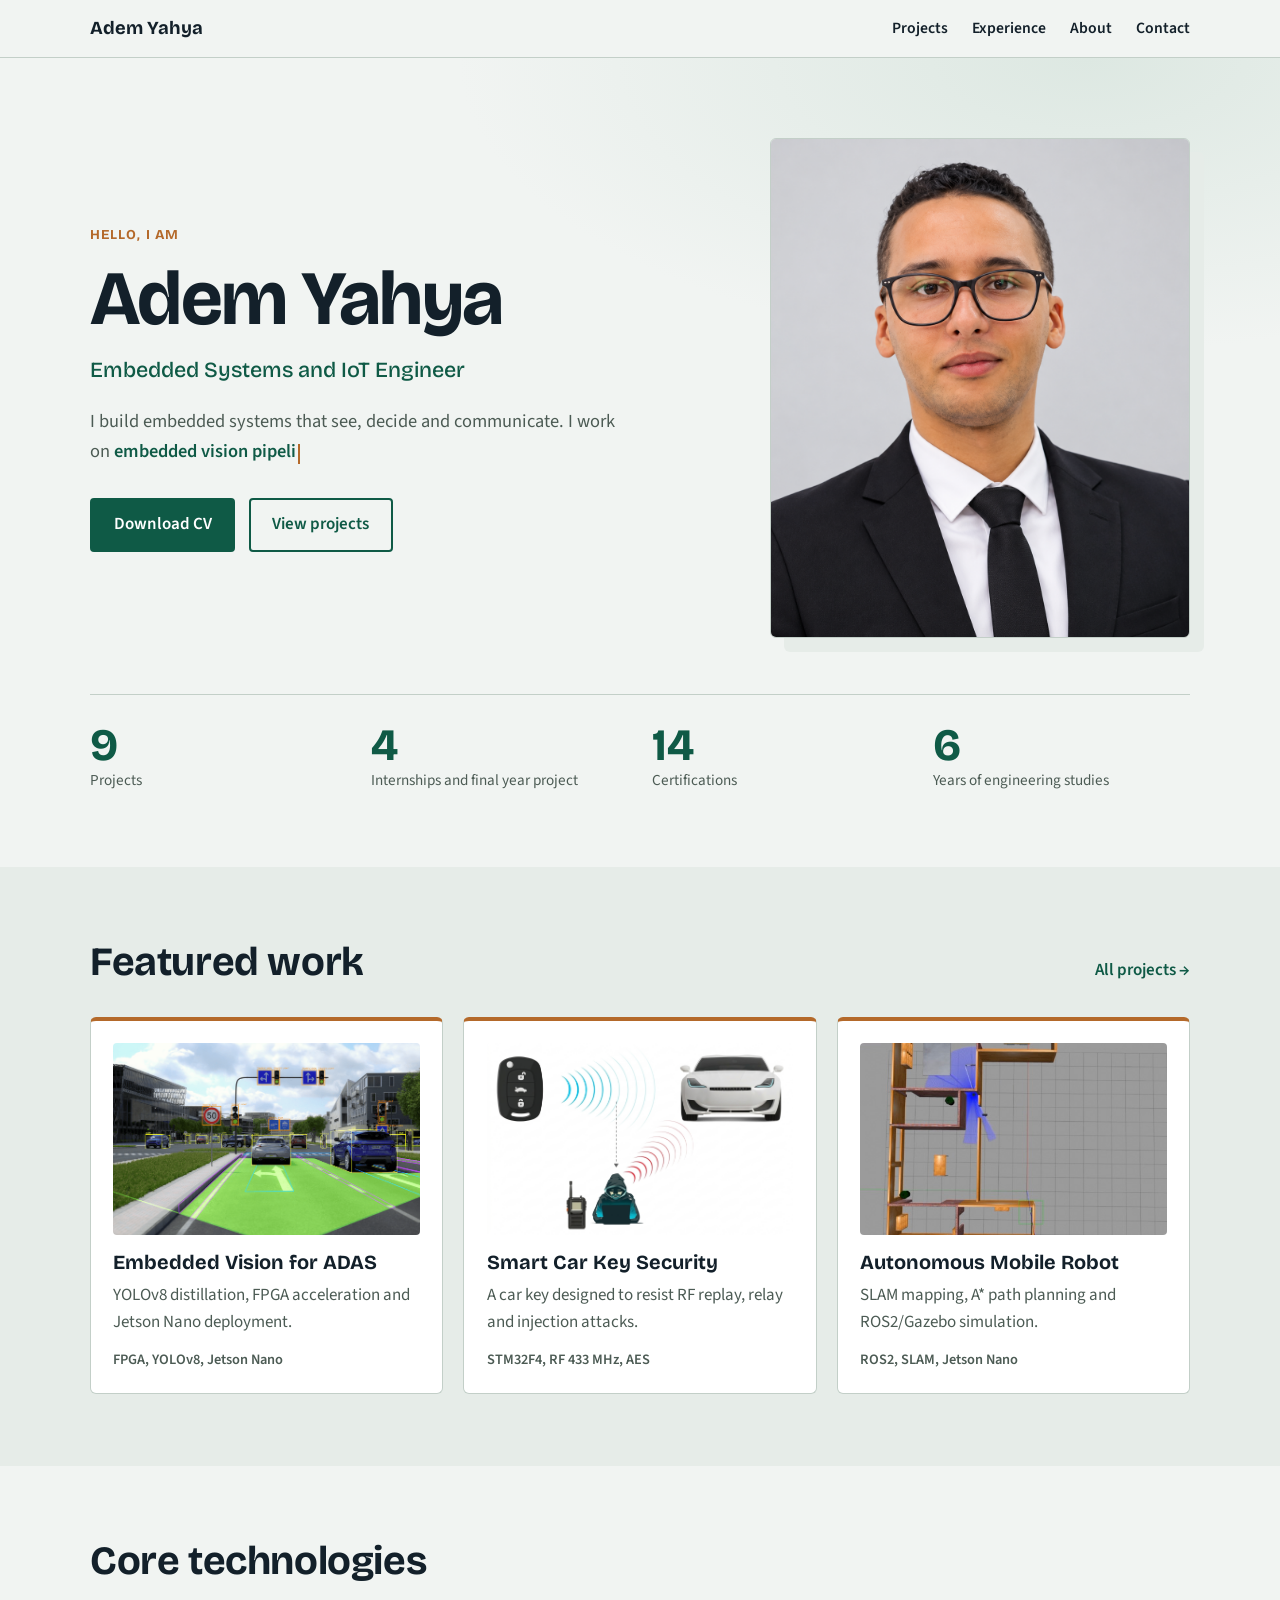
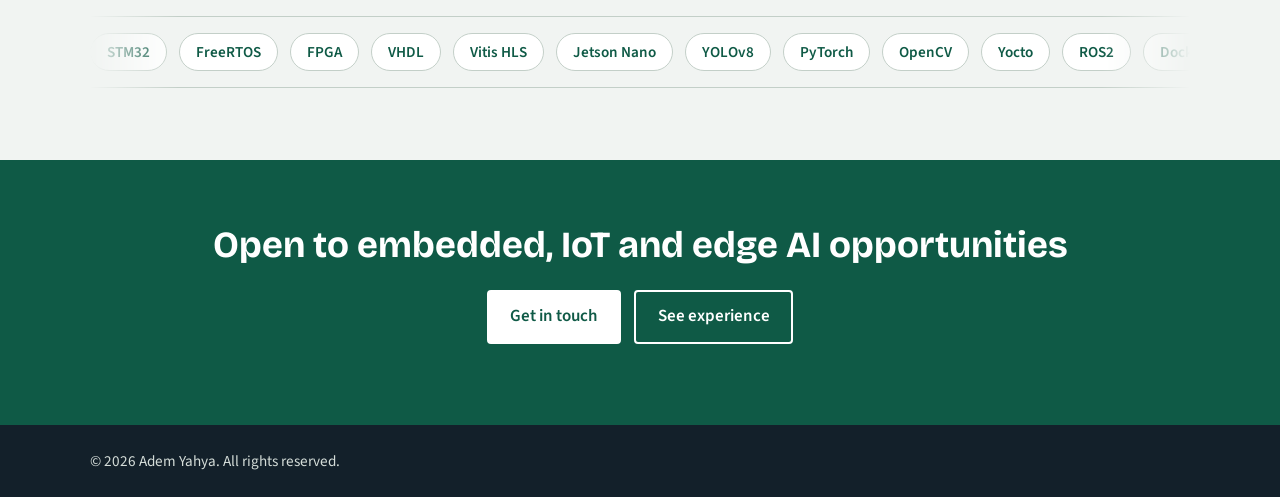
<file: index.html>
<!DOCTYPE html>
<html lang="en">
<head>
    <meta charset="UTF-8">
    <meta name="viewport" content="width=device-width, initial-scale=1.0">
    <title>Embedded Systems and IoT Engineer | Adem Yahya</title>
    <meta name="description" content="Portfolio of Adem Yahya, embedded systems and IoT engineer: embedded vision for ADAS, FPGA acceleration, STM32 and Linux-based systems.">
    <link rel="preconnect" href="https://fonts.googleapis.com">
    <link rel="preconnect" href="https://fonts.gstatic.com" crossorigin>
    <link href="https://fonts.googleapis.com/css2?family=Bricolage+Grotesque:opsz,wght@12..96,500;12..96,700&family=Source+Sans+3:wght@400;600&display=swap" rel="stylesheet">
    <link rel="stylesheet" href="style.css">
    <script>document.documentElement.classList.add("js")</script>
</head>
<body>
    <a class="skip" href="#main">Skip to content</a>
    <header class="site-header">
        <nav class="nav container" aria-label="Main">
            <a class="brand" href="index.html">Adem Yahya</a>
            <ul class="nav-links"><li><a href="projects.html">Projects</a></li><li><a href="experience.html">Experience</a></li><li><a href="about.html">About</a></li><li><a href="contact.html">Contact</a></li></ul>
        </nav>
    </header>
    <main id="main">
<section id="home" class="hero">
            <div class="container hero-grid">
                <div class="hero-text">
                    <p class="eyebrow">Hello, I am</p>
                    <h1>Adem Yahya</h1>
                    <p class="role">Embedded Systems and IoT Engineer</p>
                    <p class="lead">I build embedded systems that see, decide and communicate. I work on <span class="typed" id="typed" data-words="embedded vision pipelines|FPGA accelerators|STM32 firmware|secure RF links|custom Linux images">embedded vision pipelines</span><span class="caret" aria-hidden="true"></span></p>
                    <div class="actions">
                        <a class="btn btn-primary" href="cv/CV_Adem_Yahya_EN.pdf" download>Download CV</a>
                        <a class="btn btn-ghost" href="projects.html">View projects</a>
                    </div>
                </div>
                <figure class="hero-photo">
                    <img src="images/ademy.png" alt="Portrait of Adem Yahya" width="420" height="500">
                </figure>
            </div>
            <ul class="stats container">
                <li><strong data-count="9">9</strong><span>Projects</span></li>
                <li><strong data-count="4">4</strong><span>Internships and final year project</span></li>
                <li><strong data-count="14">5</strong><span>Certifications</span></li>
                <li><strong data-count="6">6</strong><span>Years of engineering studies</span></li>
            </ul>
        </section>

        <section class="section alt">
            <div class="container">
                <div class="section-top reveal"><h2>Featured work</h2><a class="more" href="projects.html">All projects &rarr;</a></div>
                <div class="cards cards-3">
                    <a class="card work reveal" href="projects.html"><figure class="media"><img src="images/adas.png" alt="Embedded vision ADAS demo" loading="lazy" onerror="this.remove()"></figure><h3>Embedded Vision for ADAS</h3><p>YOLOv8 distillation, FPGA acceleration and Jetson Nano deployment.</p><p class="tags">FPGA, YOLOv8, Jetson Nano</p></a>
                    <a class="card work reveal" href="projects.html"><figure class="media"><img src="images/key.jpeg" alt="Smart car key prototype" loading="lazy" onerror="this.remove()"></figure><h3>Smart Car Key Security</h3><p>A car key designed to resist RF replay, relay and injection attacks.</p><p class="tags">STM32F4, RF 433 MHz, AES</p></a>
                    <a class="card work reveal" href="projects.html"><figure class="media"><img src="rob.jpg" alt="Autonomous mobile robot in Gazebo" loading="lazy" onerror="this.remove()"></figure><h3>Autonomous Mobile Robot</h3><p>SLAM mapping, A* path planning and ROS2/Gazebo simulation.</p><p class="tags">ROS2, SLAM, Jetson Nano</p></a>
                </div>
            </div>
        </section>

        <section class="section">
            <div class="container">
                <h2 class="reveal">Core technologies</h2>
                <div class="marquee reveal" aria-label="Core technologies"><div class="track">
                    <span>STM32</span><span>FreeRTOS</span><span>FPGA</span><span>VHDL</span><span>Vitis HLS</span><span>Jetson Nano</span><span>YOLOv8</span><span>PyTorch</span><span>OpenCV</span><span>Yocto</span><span>ROS2</span><span>Docker</span><span>MQTT</span><span>CAN</span><span>Flutter</span>
                    <span aria-hidden="true">STM32</span><span aria-hidden="true">FreeRTOS</span><span aria-hidden="true">FPGA</span><span aria-hidden="true">VHDL</span><span aria-hidden="true">Vitis HLS</span><span aria-hidden="true">Jetson Nano</span><span aria-hidden="true">YOLOv8</span><span aria-hidden="true">PyTorch</span><span aria-hidden="true">OpenCV</span><span aria-hidden="true">Yocto</span><span aria-hidden="true">ROS2</span><span aria-hidden="true">Docker</span><span aria-hidden="true">MQTT</span><span aria-hidden="true">CAN</span><span aria-hidden="true">Flutter</span>
                </div></div>
            </div>
        </section>

        <section class="cta-band">
            <div class="container reveal">
                <h2>Open to embedded, IoT and edge AI opportunities</h2>
                <p class="actions"><a class="btn btn-light" href="contact.html">Get in touch</a><a class="btn btn-outline-light" href="experience.html">See experience</a></p>
            </div>
        </section>
    </main>
    <footer class="site-footer">
        <div class="container"><p>&copy; 2026 Adem Yahya. All rights reserved.</p></div>
    </footer>
    <script src="script.js" defer></script>
</body>
</html>
</file>
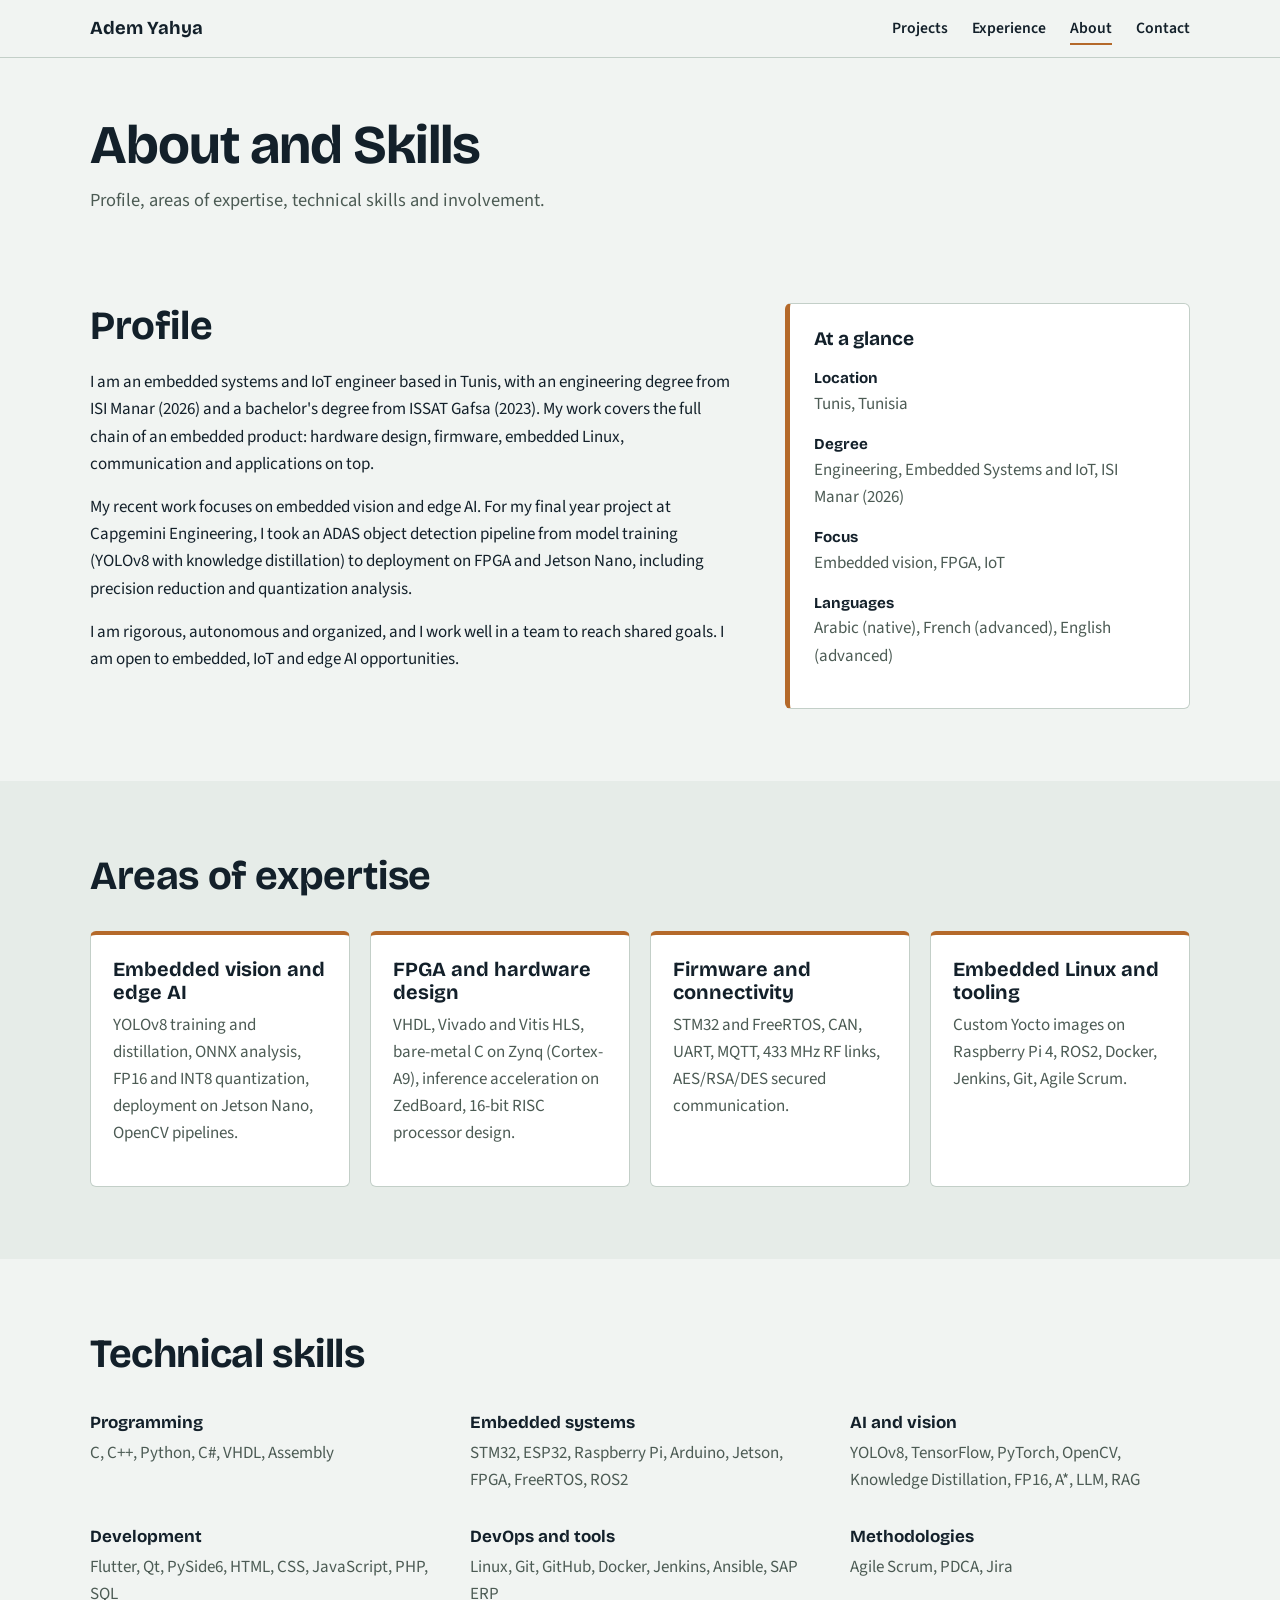
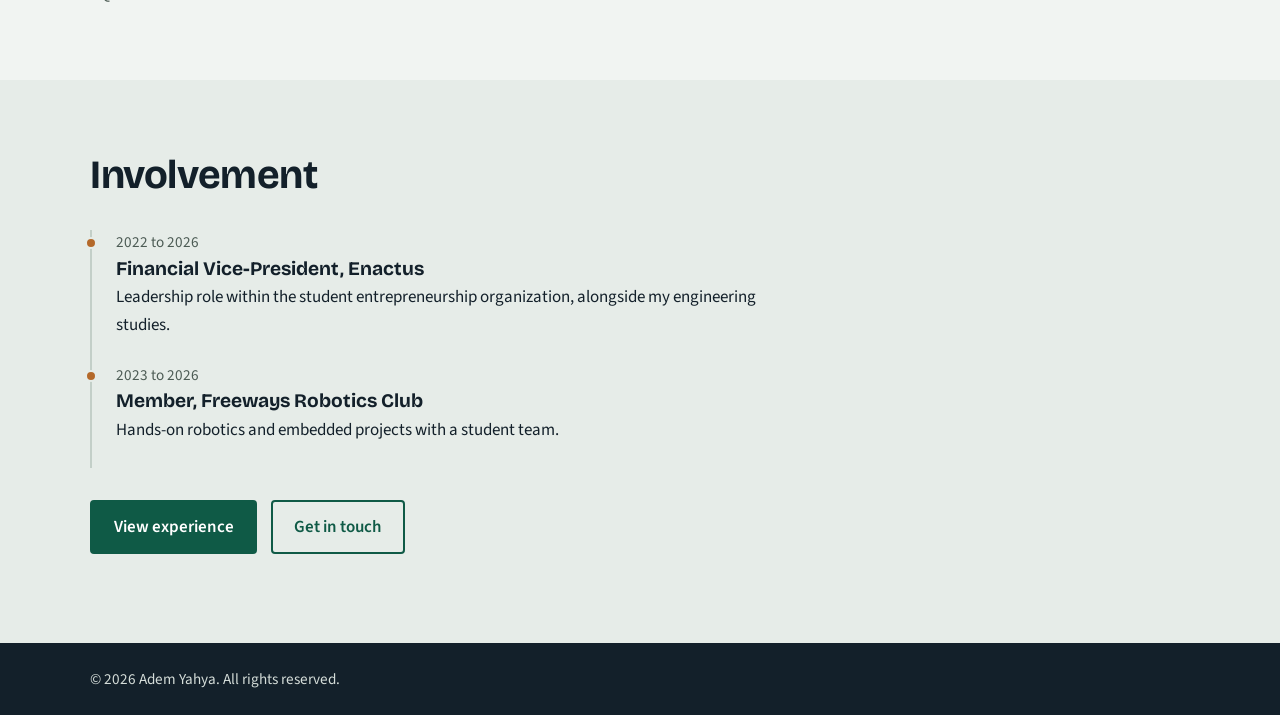
<file: about.html>
<!DOCTYPE html>
<html lang="en">
<head>
    <meta charset="UTF-8">
    <meta name="viewport" content="width=device-width, initial-scale=1.0">
    <title>About and Skills | Adem Yahya</title>
    <meta name="description" content="Portfolio of Adem Yahya, embedded systems and IoT engineer: embedded vision for ADAS, FPGA acceleration, STM32 and Linux-based systems.">
    <link rel="preconnect" href="https://fonts.googleapis.com">
    <link rel="preconnect" href="https://fonts.gstatic.com" crossorigin>
    <link href="https://fonts.googleapis.com/css2?family=Bricolage+Grotesque:opsz,wght@12..96,500;12..96,700&family=Source+Sans+3:wght@400;600&display=swap" rel="stylesheet">
    <link rel="stylesheet" href="style.css">
    <script>document.documentElement.classList.add("js")</script>
</head>
<body>
    <a class="skip" href="#main">Skip to content</a>
    <header class="site-header">
        <nav class="nav container" aria-label="Main">
            <a class="brand" href="index.html">Adem Yahya</a>
            <ul class="nav-links"><li><a href="projects.html">Projects</a></li><li><a href="experience.html">Experience</a></li><li><a href="about.html" aria-current="page">About</a></li><li><a href="contact.html">Contact</a></li></ul>
        </nav>
    </header>
    <main id="main">
<section class="page-head"><div class="container"><h1>About and Skills</h1><p>Profile, areas of expertise, technical skills and involvement.</p></div></section>
        <section class="section">
            <div class="container about-grid">
                <div>
                    <h2>Profile</h2>
                    <p>I am an embedded systems and IoT engineer based in Tunis, with an engineering degree from ISI Manar (2026) and a bachelor's degree from ISSAT Gafsa (2023). My work covers the full chain of an embedded product: hardware design, firmware, embedded Linux, communication and applications on top.</p>
                    <p>My recent work focuses on embedded vision and edge AI. For my final year project at Capgemini Engineering, I took an ADAS object detection pipeline from model training (YOLOv8 with knowledge distillation) to deployment on FPGA and Jetson Nano, including precision reduction and quantization analysis.</p>
                    <p>I am rigorous, autonomous and organized, and I work well in a team to reach shared goals. I am open to embedded, IoT and edge AI opportunities.</p>
                </div>
                <aside class="panel reveal">
                    <h3>At a glance</h3>
                    <dl class="glance">
                        <div><dt>Location</dt><dd>Tunis, Tunisia</dd></div>
                        <div><dt>Degree</dt><dd>Engineering, Embedded Systems and IoT, ISI Manar (2026)</dd></div>
                        <div><dt>Focus</dt><dd>Embedded vision, FPGA, IoT</dd></div>
                        <div><dt>Languages</dt><dd>Arabic (native), French (advanced), English (advanced)</dd></div>
                    </dl>
                </aside>
            </div>
        </section>

        <section class="section alt">
            <div class="container">
                <h2 class="reveal">Areas of expertise</h2>
                <div class="cards">
                    <div class="card static reveal"><h3>Embedded vision and edge AI</h3><p>YOLOv8 training and distillation, ONNX analysis, FP16 and INT8 quantization, deployment on Jetson Nano, OpenCV pipelines.</p></div>
                    <div class="card static reveal"><h3>FPGA and hardware design</h3><p>VHDL, Vivado and Vitis HLS, bare-metal C on Zynq (Cortex-A9), inference acceleration on ZedBoard, 16-bit RISC processor design.</p></div>
                    <div class="card static reveal"><h3>Firmware and connectivity</h3><p>STM32 and FreeRTOS, CAN, UART, MQTT, 433 MHz RF links, AES/RSA/DES secured communication.</p></div>
                    <div class="card static reveal"><h3>Embedded Linux and tooling</h3><p>Custom Yocto images on Raspberry Pi 4, ROS2, Docker, Jenkins, Git, Agile Scrum.</p></div>
                </div>
            </div>
        </section>

        <section class="section">
            <div class="container">
                <h2 class="reveal">Technical skills</h2>
                <dl class="skills">
                    <div><dt>Programming</dt><dd>C, C++, Python, C#, VHDL, Assembly</dd></div>
                    <div><dt>Embedded systems</dt><dd>STM32, ESP32, Raspberry Pi, Arduino, Jetson, FPGA, FreeRTOS, ROS2</dd></div>
                    <div><dt>AI and vision</dt><dd>YOLOv8, TensorFlow, PyTorch, OpenCV, Knowledge Distillation, FP16, A*, LLM, RAG</dd></div>
                    <div><dt>Development</dt><dd>Flutter, Qt, PySide6, HTML, CSS, JavaScript, PHP, SQL</dd></div>
                    <div><dt>DevOps and tools</dt><dd>Linux, Git, GitHub, Docker, Jenkins, Ansible, SAP ERP</dd></div>
                    <div><dt>Methodologies</dt><dd>Agile Scrum, PDCA, Jira</dd></div>
                </dl>
            </div>
        </section>

        <section class="section alt">
            <div class="container">
                <h2 class="reveal">Involvement</h2>
                <ul class="involve">
                    <li class="reveal"><p class="when">2022 to 2026</p><h3>Financial Vice-President, Enactus</h3><p>Leadership role within the student entrepreneurship organization, alongside my engineering studies.</p></li>
                    <li class="reveal"><p class="when">2023 to 2026</p><h3>Member, Freeways Robotics Club</h3><p>Hands-on robotics and embedded projects with a student team.</p></li>
                </ul>
                <p class="about-cta"><a class="btn btn-primary" href="experience.html">View experience</a> <a class="btn btn-ghost" href="contact.html">Get in touch</a></p>
            </div>
        </section>

    </main>
    <footer class="site-footer">
        <div class="container"><p>&copy; 2026 Adem Yahya. All rights reserved.</p></div>
    </footer>
    <script src="script.js" defer></script>
</body>
</html>
</file>
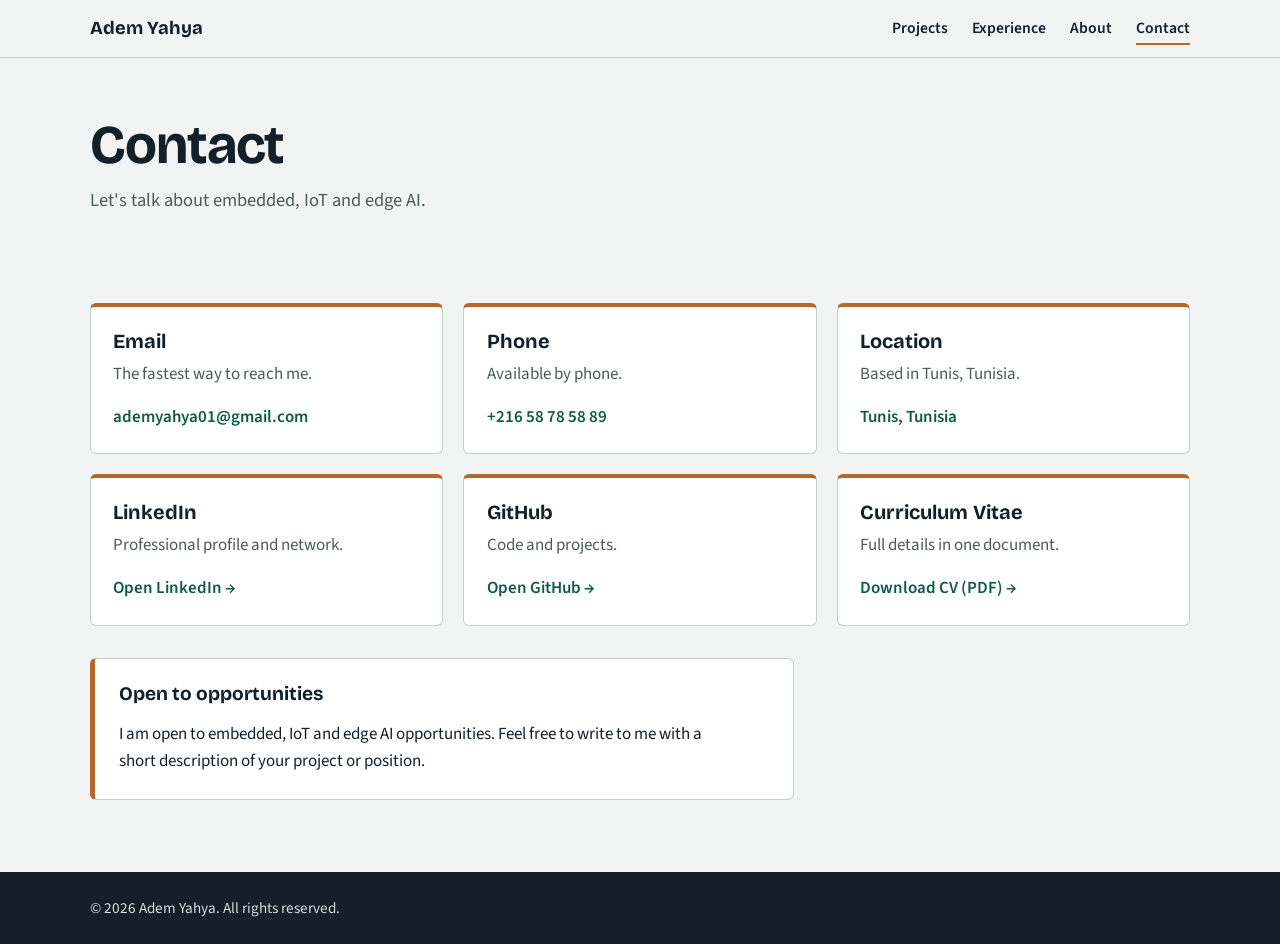
<file: contact.html>
<!DOCTYPE html>
<html lang="en">
<head>
    <meta charset="UTF-8">
    <meta name="viewport" content="width=device-width, initial-scale=1.0">
    <title>Contact | Adem Yahya</title>
    <meta name="description" content="Portfolio of Adem Yahya, embedded systems and IoT engineer: embedded vision for ADAS, FPGA acceleration, STM32 and Linux-based systems.">
    <link rel="preconnect" href="https://fonts.googleapis.com">
    <link rel="preconnect" href="https://fonts.gstatic.com" crossorigin>
    <link href="https://fonts.googleapis.com/css2?family=Bricolage+Grotesque:opsz,wght@12..96,500;12..96,700&family=Source+Sans+3:wght@400;600&display=swap" rel="stylesheet">
    <link rel="stylesheet" href="style.css">
    <script>document.documentElement.classList.add("js")</script>
</head>
<body>
    <a class="skip" href="#main">Skip to content</a>
    <header class="site-header">
        <nav class="nav container" aria-label="Main">
            <a class="brand" href="index.html">Adem Yahya</a>
            <ul class="nav-links"><li><a href="projects.html">Projects</a></li><li><a href="experience.html">Experience</a></li><li><a href="about.html">About</a></li><li><a href="contact.html" aria-current="page">Contact</a></li></ul>
        </nav>
    </header>
    <main id="main">
<section class="page-head"><div class="container"><h1>Contact</h1><p>Let's talk about embedded, IoT and edge AI.</p></div></section><section class="section">
            <div class="container contact">
                <div class="cards cards-3">
                    <a class="card reveal" href="mailto:ademyahya01@gmail.com"><h3>Email</h3><p>The fastest way to reach me.</p><span>ademyahya01@gmail.com</span></a>
                    <a class="card reveal" href="tel:+21658785889"><h3>Phone</h3><p>Available by phone.</p><span>+216 58 78 58 89</span></a>
                    <div class="card static reveal"><h3>Location</h3><p>Based in Tunis, Tunisia.</p><span>Tunis, Tunisia</span></div>
                    <a class="card reveal" href="https://www.linkedin.com/in/adem-yahya-273013228/" target="_blank" rel="noopener"><h3>LinkedIn</h3><p>Professional profile and network.</p><span>Open LinkedIn &rarr;</span></a>
                    <a class="card reveal" href="https://github.com/ademyah" target="_blank" rel="noopener"><h3>GitHub</h3><p>Code and projects.</p><span>Open GitHub &rarr;</span></a>
                    <a class="card reveal" href="cv/CV_Adem_Yahya_EN.pdf" download><h3>Curriculum Vitae</h3><p>Full details in one document.</p><span>Download CV (PDF) &rarr;</span></a>
                </div>
                <div class="panel reveal avail"><h3>Open to opportunities</h3><p>I am open to embedded, IoT and edge AI opportunities. Feel free to write to me with a short description of your project or position.</p></div>
            </div>
        </section>
    </main>
    <footer class="site-footer">
        <div class="container"><p>&copy; 2026 Adem Yahya. All rights reserved.</p></div>
    </footer>
    <script src="script.js" defer></script>
</body>
</html>
</file>
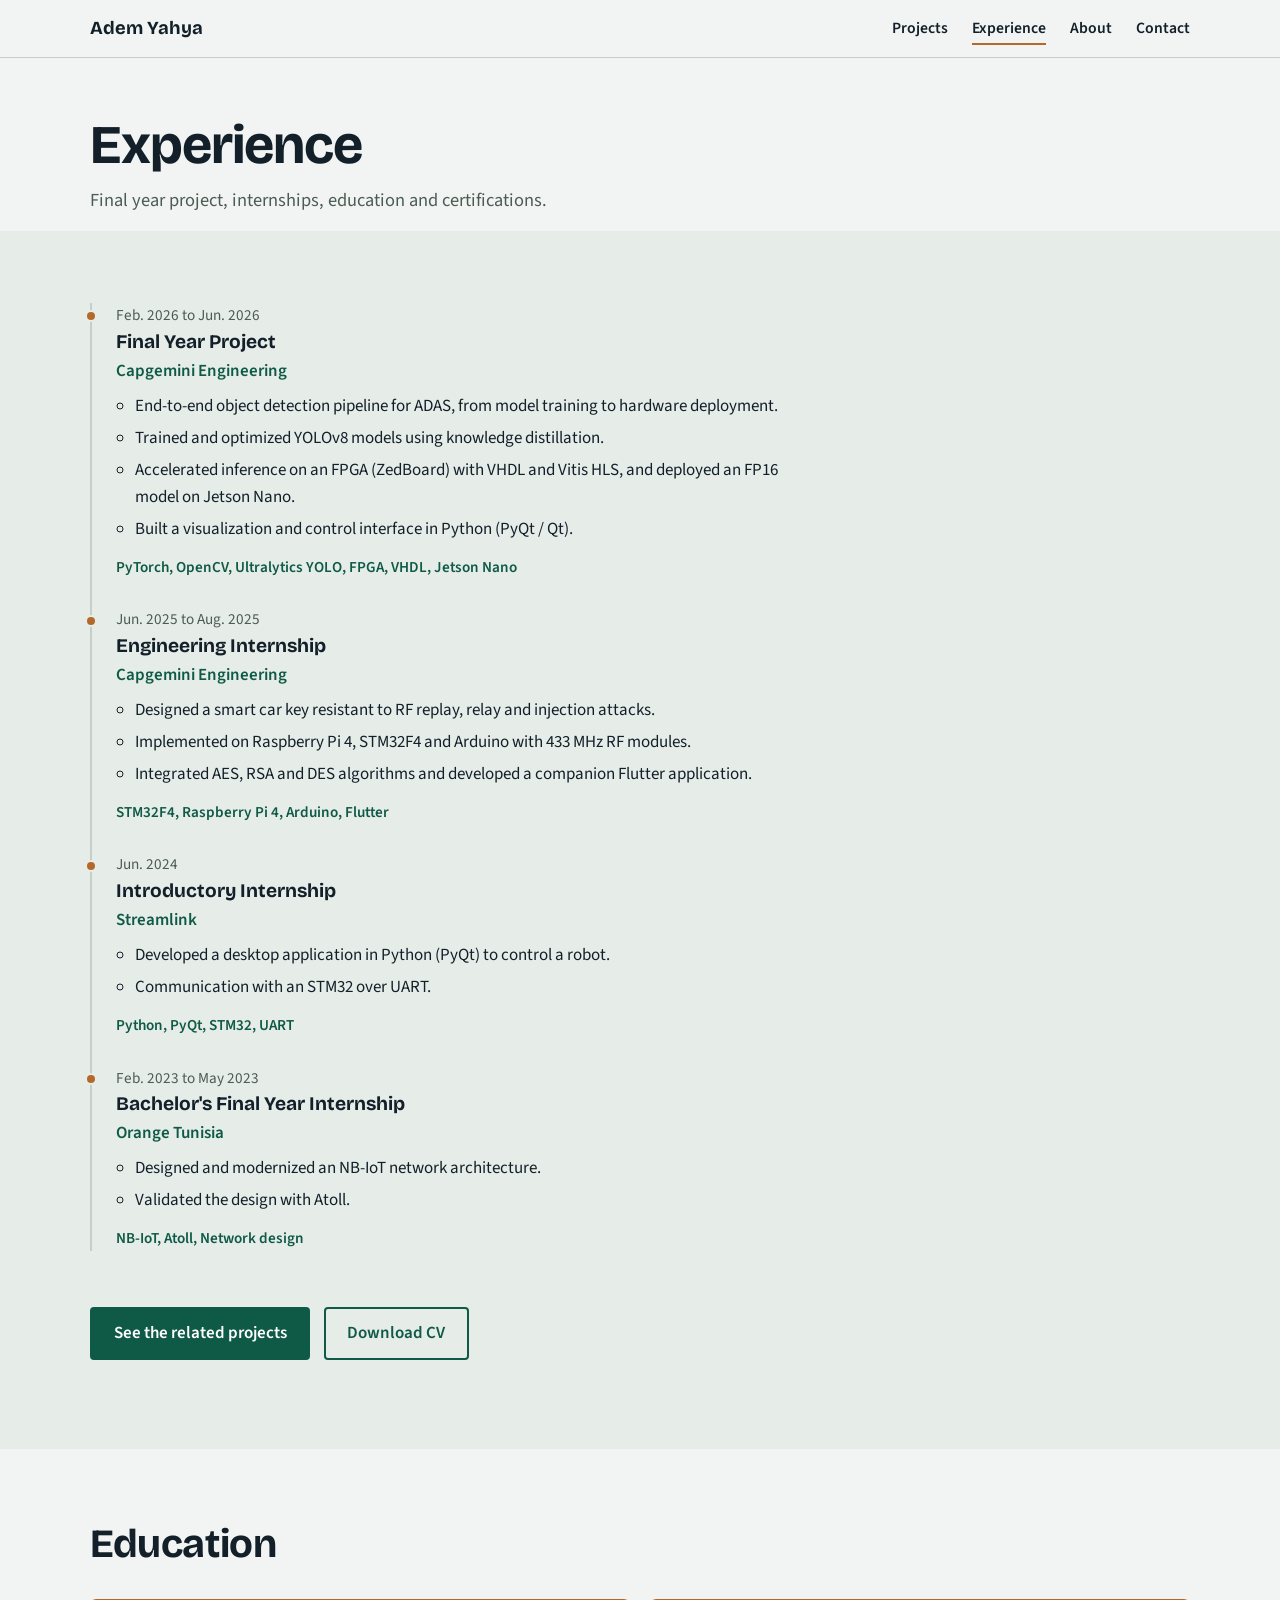
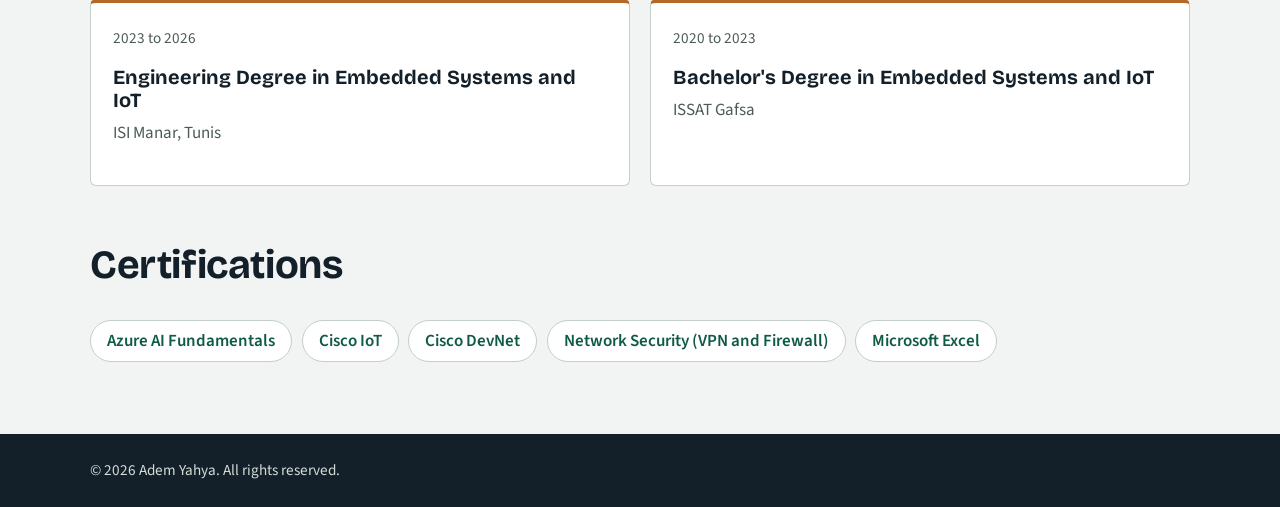
<file: experience.html>
<!DOCTYPE html>
<html lang="en">
<head>
    <meta charset="UTF-8">
    <meta name="viewport" content="width=device-width, initial-scale=1.0">
    <title>Experience | Adem Yahya</title>
    <meta name="description" content="Portfolio of Adem Yahya, embedded systems and IoT engineer: embedded vision for ADAS, FPGA acceleration, STM32 and Linux-based systems.">
    <link rel="preconnect" href="https://fonts.googleapis.com">
    <link rel="preconnect" href="https://fonts.gstatic.com" crossorigin>
    <link href="https://fonts.googleapis.com/css2?family=Bricolage+Grotesque:opsz,wght@12..96,500;12..96,700&family=Source+Sans+3:wght@400;600&display=swap" rel="stylesheet">
    <link rel="stylesheet" href="style.css">
    <script>document.documentElement.classList.add("js")</script>
</head>
<body>
    <a class="skip" href="#main">Skip to content</a>
    <header class="site-header">
        <nav class="nav container" aria-label="Main">
            <a class="brand" href="index.html">Adem Yahya</a>
            <ul class="nav-links"><li><a href="projects.html">Projects</a></li><li><a href="experience.html" aria-current="page">Experience</a></li><li><a href="about.html">About</a></li><li><a href="contact.html">Contact</a></li></ul>
        </nav>
    </header>
    <main id="main">
<section class="page-head"><div class="container"><h1>Experience</h1><p>Final year project, internships, education and certifications.</p></div></section><section class="section alt">
            <div class="container">
                <ol class="timeline detailed">
<li class="reveal"><p class="when">Feb. 2026 to Jun. 2026</p><h3>Final Year Project</h3><p class="org">Capgemini Engineering</p><ul><li>End-to-end object detection pipeline for ADAS, from model training to hardware deployment.</li><li>Trained and optimized YOLOv8 models using knowledge distillation.</li><li>Accelerated inference on an FPGA (ZedBoard) with VHDL and Vitis HLS, and deployed an FP16 model on Jetson Nano.</li><li>Built a visualization and control interface in Python (PyQt / Qt).</li></ul><p class="tags">PyTorch, OpenCV, Ultralytics YOLO, FPGA, VHDL, Jetson Nano</p></li><li class="reveal"><p class="when">Jun. 2025 to Aug. 2025</p><h3>Engineering Internship</h3><p class="org">Capgemini Engineering</p><ul><li>Designed a smart car key resistant to RF replay, relay and injection attacks.</li><li>Implemented on Raspberry Pi 4, STM32F4 and Arduino with 433 MHz RF modules.</li><li>Integrated AES, RSA and DES algorithms and developed a companion Flutter application.</li></ul><p class="tags">STM32F4, Raspberry Pi 4, Arduino, Flutter</p></li><li class="reveal"><p class="when">Jun. 2024</p><h3>Introductory Internship</h3><p class="org">Streamlink</p><ul><li>Developed a desktop application in Python (PyQt) to control a robot.</li><li>Communication with an STM32 over UART.</li></ul><p class="tags">Python, PyQt, STM32, UART</p></li><li class="reveal"><p class="when">Feb. 2023 to May 2023</p><h3>Bachelor's Final Year Internship</h3><p class="org">Orange Tunisia</p><ul><li>Designed and modernized an NB-IoT network architecture.</li><li>Validated the design with Atoll.</li></ul><p class="tags">NB-IoT, Atoll, Network design</p></li>
                </ol>
                <p class="actions reveal"><a class="btn btn-primary" href="projects.html">See the related projects</a><a class="btn btn-ghost" href="cv/CV_Adem_Yahya_EN.pdf" download>Download CV</a></p>
            </div>
        </section>

        <section class="section">
            <div class="container">
                <h2 class="reveal">Education</h2>
                <div class="cards">
                    <div class="card static reveal"><p class="when">2023 to 2026</p><h3>Engineering Degree in Embedded Systems and IoT</h3><p>ISI Manar, Tunis</p></div>
                    <div class="card static reveal"><p class="when">2020 to 2023</p><h3>Bachelor's Degree in Embedded Systems and IoT</h3><p>ISSAT Gafsa</p></div>
                </div>
                <h2 class="reveal sub-gap">Certifications</h2>
                <ul class="chips reveal"><li>Azure AI Fundamentals</li><li>Cisco IoT</li><li>Cisco DevNet</li><li>Network Security (VPN and Firewall)</li><li>Microsoft Excel</li></ul>
            </div>
        </section>
    </main>
    <footer class="site-footer">
        <div class="container"><p>&copy; 2026 Adem Yahya. All rights reserved.</p></div>
    </footer>
    <script src="script.js" defer></script>
</body>
</html>
</file>
<file: style.css>
:root {
    --paper: #F1F4F2;
    --paper-alt: #E6ECE8;
    --ink: #13202A;
    --muted: #4C5B54;
    --mask: #0F5A46;
    --copper: #B4692A;
    --line: #C3CFC8;
    --white: #FFFFFF;
    --display: 'Bricolage Grotesque', 'Segoe UI', sans-serif;
    --body: 'Source Sans 3', 'Segoe UI', Arial, sans-serif;
}

*, *::before, *::after { box-sizing: border-box; }

html { scroll-behavior: smooth; scroll-padding-top: 4.5rem; }

body {
    margin: 0;
    font-family: var(--body);
    font-size: 1.0625rem;
    line-height: 1.6;
    color: var(--ink);
    background: var(--paper);
}

.container { width: 90%; max-width: 1100px; margin: 0 auto; }

a { color: var(--mask); }
a:focus-visible, .btn:focus-visible {
    outline: 3px solid var(--copper);
    outline-offset: 3px;
}

h1, h2, h3, h4 { font-family: var(--display); line-height: 1.15; margin: 0; }

.skip {
    position: absolute; left: -999px; top: 0;
    background: var(--ink); color: var(--white); padding: .5rem 1rem; z-index: 20;
}
.skip:focus { left: 0; }

/* Header */
.site-header {
    position: sticky; top: 0; z-index: 10;
    background: rgba(241, 244, 242, .94);
    backdrop-filter: blur(6px);
    border-bottom: 1px solid var(--line);
}
.nav { display: flex; justify-content: space-between; align-items: center; padding: .85rem 0; gap: 1rem; flex-wrap: wrap; }
.brand { font-family: var(--display); font-weight: 700; font-size: 1.15rem; color: var(--ink); text-decoration: none; }
.nav-links { list-style: none; display: flex; gap: 1.5rem; margin: 0; padding: 0; flex-wrap: wrap; }
.nav-links a { color: var(--ink); text-decoration: none; font-weight: 600; font-size: .98rem; padding: .25rem 0; border-bottom: 2px solid transparent; }
.nav-links a:hover { border-bottom-color: var(--copper); }

/* Hero */
.hero { padding: 5rem 0 4.5rem; }
.hero-grid { display: grid; grid-template-columns: 1.05fr 1fr; gap: 3rem; align-items: center; }
.hero h1 { font-size: clamp(2.8rem, 6.5vw, 4.8rem); font-weight: 700; letter-spacing: -.02em; }
.role { font-family: var(--display); font-size: 1.35rem; color: var(--mask); margin: .6rem 0 1.25rem; font-weight: 500; }
.lead { max-width: 34rem; color: var(--muted); font-size: 1.15rem; margin: 0 0 2rem; }
.actions { display: flex; gap: .85rem; flex-wrap: wrap; }

.btn {
    display: inline-block; padding: .7rem 1.35rem; border-radius: 4px;
    font-weight: 600; text-decoration: none; border: 2px solid var(--mask);
    transition: background-color .2s, color .2s;
}
.btn-primary { background: var(--mask); color: var(--white); }
.btn-primary:hover { background: #0B4535; border-color: #0B4535; }
.btn-ghost { background: transparent; color: var(--mask); }
.btn-ghost:hover { background: var(--mask); color: var(--white); }


/* Sections */
.section { padding: 4.5rem 0; }
.section.alt { background: var(--paper-alt); }
.section h2 { font-size: clamp(1.9rem, 4vw, 2.5rem); margin-bottom: 2rem; letter-spacing: -.01em; }
.subhead { font-size: 1.4rem; margin: 3rem 0 1.25rem; }

.meta { color: var(--muted); margin: .35rem 0 0; font-size: .98rem; }
.tags { color: var(--mask); font-weight: 600; font-size: .95rem; margin: 1rem 0 0; }

/* Featured projects */
.featured {
    display: grid; grid-template-columns: 1fr 1.5fr; grid-template-areas: "media head" "media body"; gap: .5rem 2rem;
    background: var(--white); border: 1px solid var(--line); border-left: 5px solid var(--copper);
    border-radius: 6px; padding: 1.75rem; margin-bottom: 1.5rem;
}
.featured .media { grid-area: media; aspect-ratio: 4 / 3; align-self: stretch; }
.featured-head { grid-area: head; }
.featured-body { grid-area: body; }
.featured h3 { font-size: 1.55rem; }
.featured-body p { margin: 0; }
.featured-body ul { margin: .9rem 0 0; padding-left: 1.2rem; }
.featured-body li { margin-bottom: .35rem; }

/* Academic projects */
.project-grid { display: grid; grid-template-columns: repeat(auto-fit, minmax(300px, 1fr)); gap: 1.25rem; }
.project { background: var(--white); border: 1px solid var(--line); border-radius: 6px; padding: 1.4rem; }
.project h4 { font-size: 1.15rem; margin-bottom: .6rem; }
.project p { margin: 0; color: var(--muted); }
.project .tags { color: var(--mask); }

/* Timeline (real chronology) */
.timeline { list-style: none; margin: 0 0 3.5rem; padding: 0 0 0 1.5rem; border-left: 2px solid var(--line); }
.timeline li { position: relative; padding-bottom: 1.75rem; }
.timeline li:last-child { padding-bottom: 0; }
.timeline li::before {
    content: ""; position: absolute; left: calc(-1.5rem - 7px); top: .45rem;
    width: 12px; height: 12px; border-radius: 50%; background: var(--copper); border: 2px solid var(--paper-alt);
}
.when { margin: 0 0 .2rem; color: var(--muted); font-size: .95rem; }
.timeline h3 { font-size: 1.2rem; margin-bottom: .3rem; }
.timeline p:last-child { margin: 0; max-width: 42rem; }

.edu { display: grid; grid-template-columns: repeat(auto-fit, minmax(280px, 1fr)); gap: 2.5rem; }
.edu h3 { font-size: 1.3rem; margin-bottom: 1rem; }
.plain { list-style: none; padding: 0; margin: 0; }
.plain li { margin-bottom: .8rem; }

/* Skills */
.skills { margin: 0; display: grid; grid-template-columns: repeat(auto-fit, minmax(300px, 1fr)); gap: 1.75rem 2.5rem; }
.skills dt { font-family: var(--display); font-weight: 700; margin-bottom: .25rem; }
.skills dd { margin: 0; color: var(--muted); }

/* About */
.about { max-width: 780px; margin-left: auto; margin-right: auto; }
.about p { max-width: 40rem; margin: 0 0 1rem; }

/* Contact */
.contact p { max-width: 38rem; }
.contact-links { display: flex; gap: .85rem; flex-wrap: wrap; margin: 1.5rem 0 1rem; }
.phone { color: var(--muted); }

/* Footer */
.site-footer { background: var(--ink); color: #D5DDD9; padding: 1.5rem 0; font-size: .95rem; }
.site-footer p { margin: 0; }

/* Responsive */
@media (max-width: 860px) {
    .hero { padding: 3rem 0; }
    .hero-grid { grid-template-columns: 1fr; }
    .featured { grid-template-columns: 1fr; grid-template-areas: "media" "head" "body"; }
    .hero-photo { max-width: 320px; }
    .facts { grid-template-columns: repeat(2, 1fr); }
    .nav-links { gap: 1rem; }
}

@media (prefers-reduced-motion: reduce) {
    html { scroll-behavior: auto; }
}

/* Hero photo and facts */
.hero-photo { margin: 0; }
.hero-photo img { display: block; width: 100%; max-width: 420px; margin-left: auto; aspect-ratio: 5 / 6; object-fit: cover; border-radius: 6px; border: 1px solid var(--line); box-shadow: 14px 14px 0 var(--paper-alt); }
.facts { list-style: none; padding: 0; margin: 3.5rem auto 0; display: grid; grid-template-columns: repeat(4, 1fr); gap: 1.5rem; border-top: 1px solid var(--line); padding-top: 1.5rem; }
.facts li { font-size: .95rem; color: var(--muted); }
.facts strong { display: block; font-family: var(--display); color: var(--ink); font-size: 1rem; margin-bottom: .15rem; }

/* Project images (hidden automatically if the file is missing) */
.media { margin: 0; background: linear-gradient(135deg, var(--paper-alt), #D5DFD9); border-radius: 4px; overflow: hidden; }
.media img { display: block; width: 100%; height: 100%; object-fit: cover; }
.project .media { aspect-ratio: 16 / 10; margin-bottom: 1rem; }

/* Multi-page additions */
.nav-links a[aria-current="page"] { border-bottom-color: var(--copper); }
.page-head { padding: 3.5rem 0 1rem; }
.page-head h1 { font-size: clamp(2.2rem, 5vw, 3.4rem); letter-spacing: -.02em; }
.page-head p { color: var(--muted); font-size: 1.15rem; margin: .6rem 0 0; max-width: 36rem; }
.cards { display: grid; grid-template-columns: repeat(auto-fit, minmax(240px, 1fr)); gap: 1.25rem; }
.card { display: block; background: var(--white); border: 1px solid var(--line); border-top: 4px solid var(--copper); border-radius: 6px; padding: 1.4rem; text-decoration: none; color: var(--ink); transition: transform .2s, box-shadow .2s; }
.card:hover { transform: translateY(-3px); box-shadow: 0 8px 20px rgba(19,32,42,.08); }
.card h3 { font-size: 1.25rem; margin-bottom: .5rem; }
.card p { margin: 0 0 1rem; color: var(--muted); }
.card span { color: var(--mask); font-weight: 600; }
@media (prefers-reduced-motion: reduce) { .card { transition: none; } .card:hover { transform: none; } }
.project .meta { margin: 0 0 .6rem; }

/* About page */
.about-grid { display: grid; grid-template-columns: 1.6fr 1fr; gap: 3rem; align-items: start; }
.about-grid h2 { margin-bottom: 1.25rem; }
.about-grid p { max-width: 40rem; margin: 0 0 1rem; }
.panel { background: var(--white); border: 1px solid var(--line); border-left: 5px solid var(--copper); border-radius: 6px; padding: 1.5rem; }
.panel h3 { font-size: 1.2rem; margin-bottom: 1rem; }
.glance { margin: 0; }
.glance div { margin-bottom: .9rem; }
.glance dt { font-family: var(--display); font-weight: 700; font-size: .95rem; }
.glance dd { margin: 0; color: var(--muted); }
.card.static:hover { transform: none; box-shadow: none; }
.involve { list-style: none; margin: 0 0 2rem; padding: 0 0 0 1.5rem; border-left: 2px solid var(--line); }
.involve li { position: relative; padding-bottom: 1.5rem; }
.involve li::before { content: ""; position: absolute; left: calc(-1.5rem - 7px); top: .45rem; width: 12px; height: 12px; border-radius: 50%; background: var(--copper); border: 2px solid var(--paper-alt); }
.involve h3 { font-size: 1.2rem; margin-bottom: .3rem; }
.involve p:last-child { margin: 0; max-width: 40rem; }
.about-cta { display: flex; gap: .85rem; flex-wrap: wrap; }
@media (max-width: 860px) { .about-grid { grid-template-columns: 1fr; gap: 2rem; } }
/* ===== Dynamic layer ===== */
.js .reveal { opacity: 0; transform: translateY(22px); transition: opacity .6s ease, transform .6s ease; }
.js .reveal.in { opacity: 1; transform: none; }
.site-header.scrolled { box-shadow: 0 4px 18px rgba(19,32,42,.08); }
.eyebrow { font-family: var(--display); color: var(--copper); font-weight: 700; letter-spacing: .08em; text-transform: uppercase; font-size: .85rem; margin: 0 0 .6rem; }
.hero { background: radial-gradient(900px 420px at 85% 0%, #DDE8E2 0%, transparent 70%); }
.hero-text > * { animation: rise .7s ease both; }
.hero-text > *:nth-child(2) { animation-delay: .08s; } .hero-text > *:nth-child(3) { animation-delay: .16s; }
.hero-text > *:nth-child(4) { animation-delay: .24s; } .hero-text > *:nth-child(5) { animation-delay: .32s; }
.hero-photo { animation: rise .9s .15s ease both; }
@keyframes rise { from { opacity: 0; transform: translateY(18px); } to { opacity: 1; transform: none; } }
.typed { color: var(--mask); font-weight: 600; }
.caret { display: inline-block; width: 2px; height: 1.1em; background: var(--copper); margin-left: 2px; vertical-align: text-bottom; animation: blink 1s steps(1) infinite; }
@keyframes blink { 50% { opacity: 0; } }
.stats { list-style: none; padding: 1.75rem 0 0; margin: 3.5rem auto 0; display: grid; grid-template-columns: repeat(4, 1fr); gap: 1.5rem; border-top: 1px solid var(--line); }
.stats strong { display: block; font-family: var(--display); font-size: clamp(2rem, 4vw, 2.8rem); color: var(--mask); line-height: 1; }
.stats span { color: var(--muted); font-size: .95rem; }
.section-top { display: flex; justify-content: space-between; align-items: baseline; gap: 1rem; flex-wrap: wrap; margin-bottom: 2rem; }
.section-top h2 { margin: 0; }
.more { font-weight: 600; text-decoration: none; } .more:hover { text-decoration: underline; }
.cards-3 { grid-template-columns: repeat(auto-fit, minmax(280px, 1fr)); }
.card.work .media { aspect-ratio: 16 / 10; margin-bottom: 1rem; }
.card.work .tags { margin: 0; font-size: .9rem; }
.card.work p { margin-bottom: .75rem; }
.card span { display: inline-block; word-break: break-word; }
.marquee { overflow: hidden; border-block: 1px solid var(--line); padding: 1rem 0; mask-image: linear-gradient(90deg, transparent, #000 8%, #000 92%, transparent); }
.track { display: flex; gap: .75rem; width: max-content; animation: scroll 38s linear infinite; }
.marquee:hover .track { animation-play-state: paused; }
.track span { background: var(--white); border: 1px solid var(--line); border-radius: 999px; padding: .35rem 1rem; font-weight: 600; font-size: .95rem; color: var(--mask); white-space: nowrap; }
@keyframes scroll { to { transform: translateX(-50%); } }
.cta-band { background: var(--mask); color: var(--white); padding: 4rem 0; text-align: center; }
.cta-band h2 { font-size: clamp(1.6rem, 3.5vw, 2.3rem); margin-bottom: 1.5rem; }
.cta-band .actions { justify-content: center; }
.btn-light { background: var(--white); color: var(--mask); border-color: var(--white); } .btn-light:hover { background: var(--paper-alt); }
.btn-outline-light { background: transparent; color: var(--white); border-color: var(--white); } .btn-outline-light:hover { background: var(--white); color: var(--mask); }
.timeline.detailed .org { color: var(--mask); font-weight: 600; margin: 0 0 .5rem; }
.timeline.detailed ul { margin: 0; padding-left: 1.2rem; max-width: 44rem; }
.timeline.detailed li ul li { padding: 0; margin-bottom: .3rem; position: static; }
.timeline.detailed li ul li::before { content: none; }
.timeline.detailed .tags { margin: .75rem 0 0; }
.timeline.detailed + .actions { margin-top: 2.5rem; }
.sub-gap { margin-top: 3.5rem; }
.chips { list-style: none; display: flex; flex-wrap: wrap; gap: .6rem; padding: 0; margin: 0; }
.chips li { background: var(--white); border: 1px solid var(--line); border-radius: 999px; padding: .4rem 1rem; font-weight: 600; color: var(--mask); }
.contact .card span { color: var(--mask); font-weight: 600; }
.avail { margin-top: 2rem; max-width: 44rem; } .avail p { margin: 0; }
@media (max-width: 860px) { .stats { grid-template-columns: repeat(2, 1fr); } }
@media (prefers-reduced-motion: reduce) {
    .js .reveal { opacity: 1; transform: none; transition: none; }
    .hero-text > *, .hero-photo { animation: none; }
    .track, .caret { animation: none; }
}
</file>
